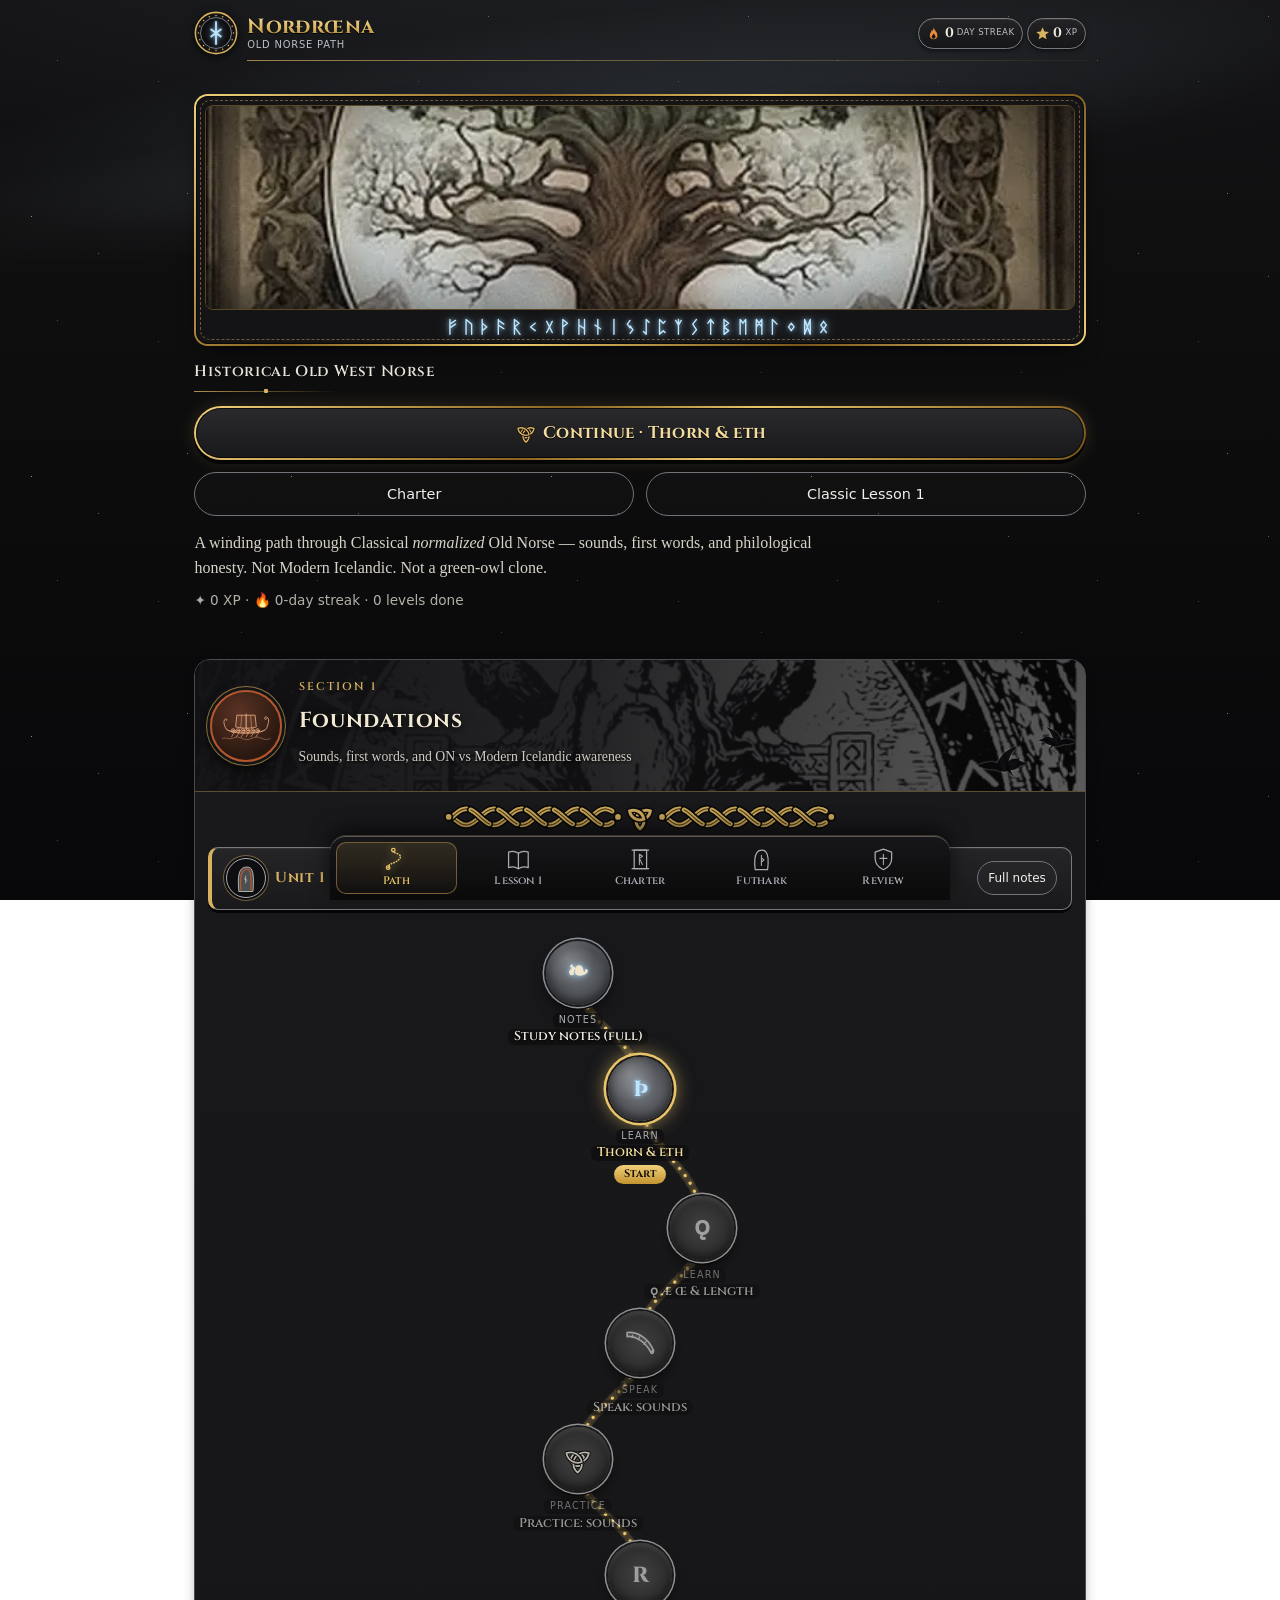
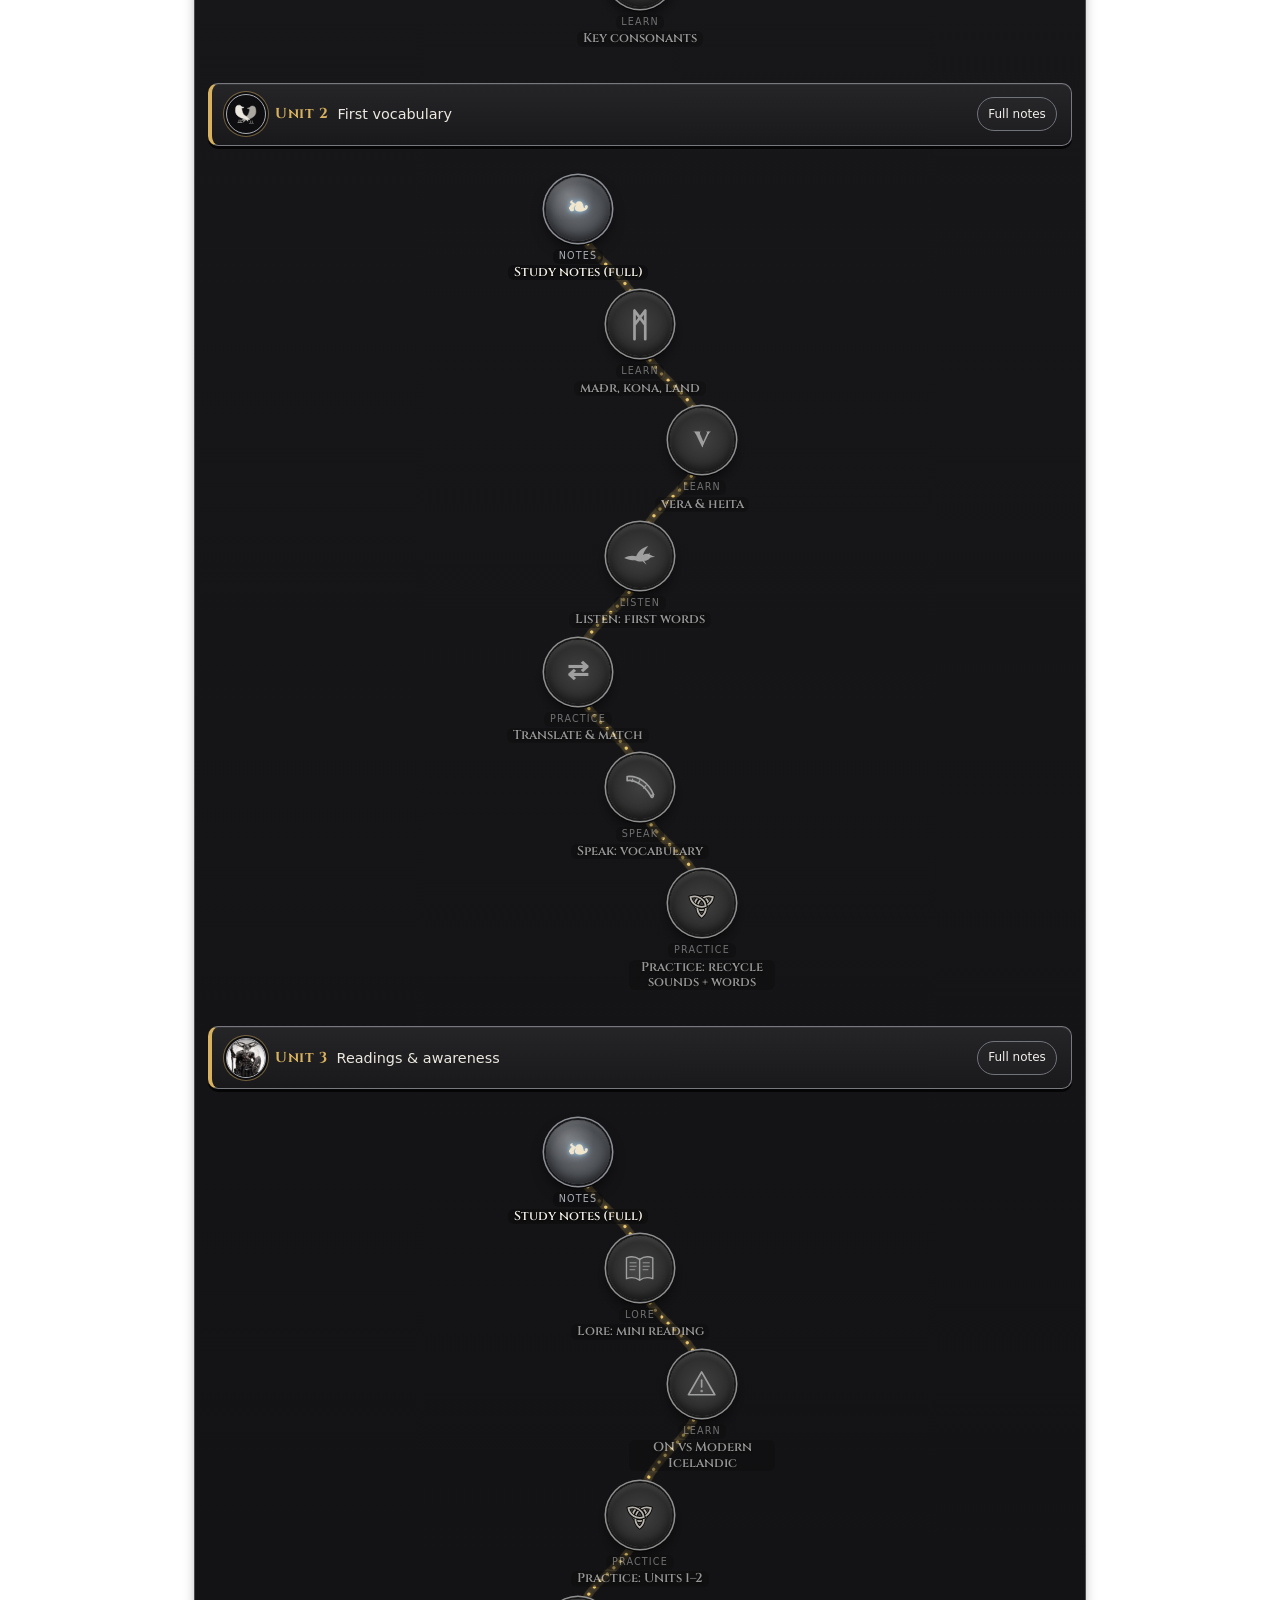
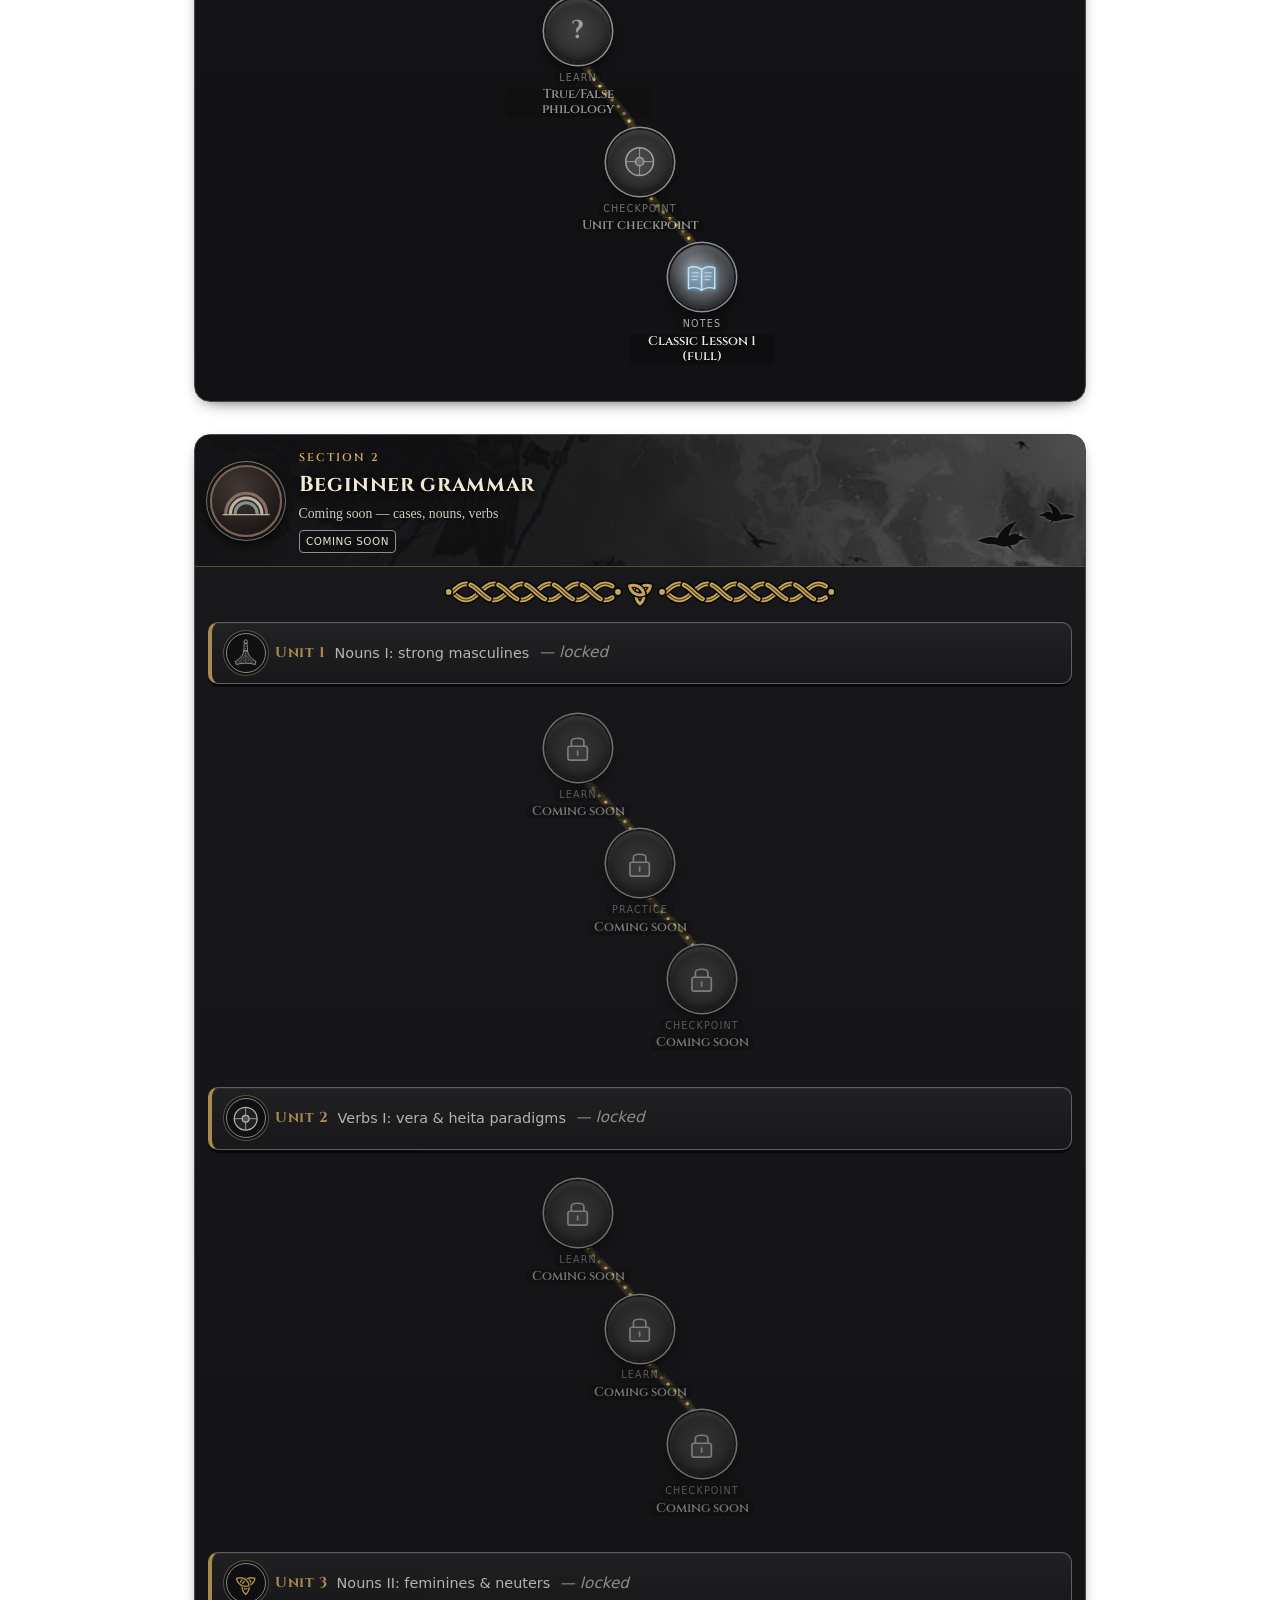
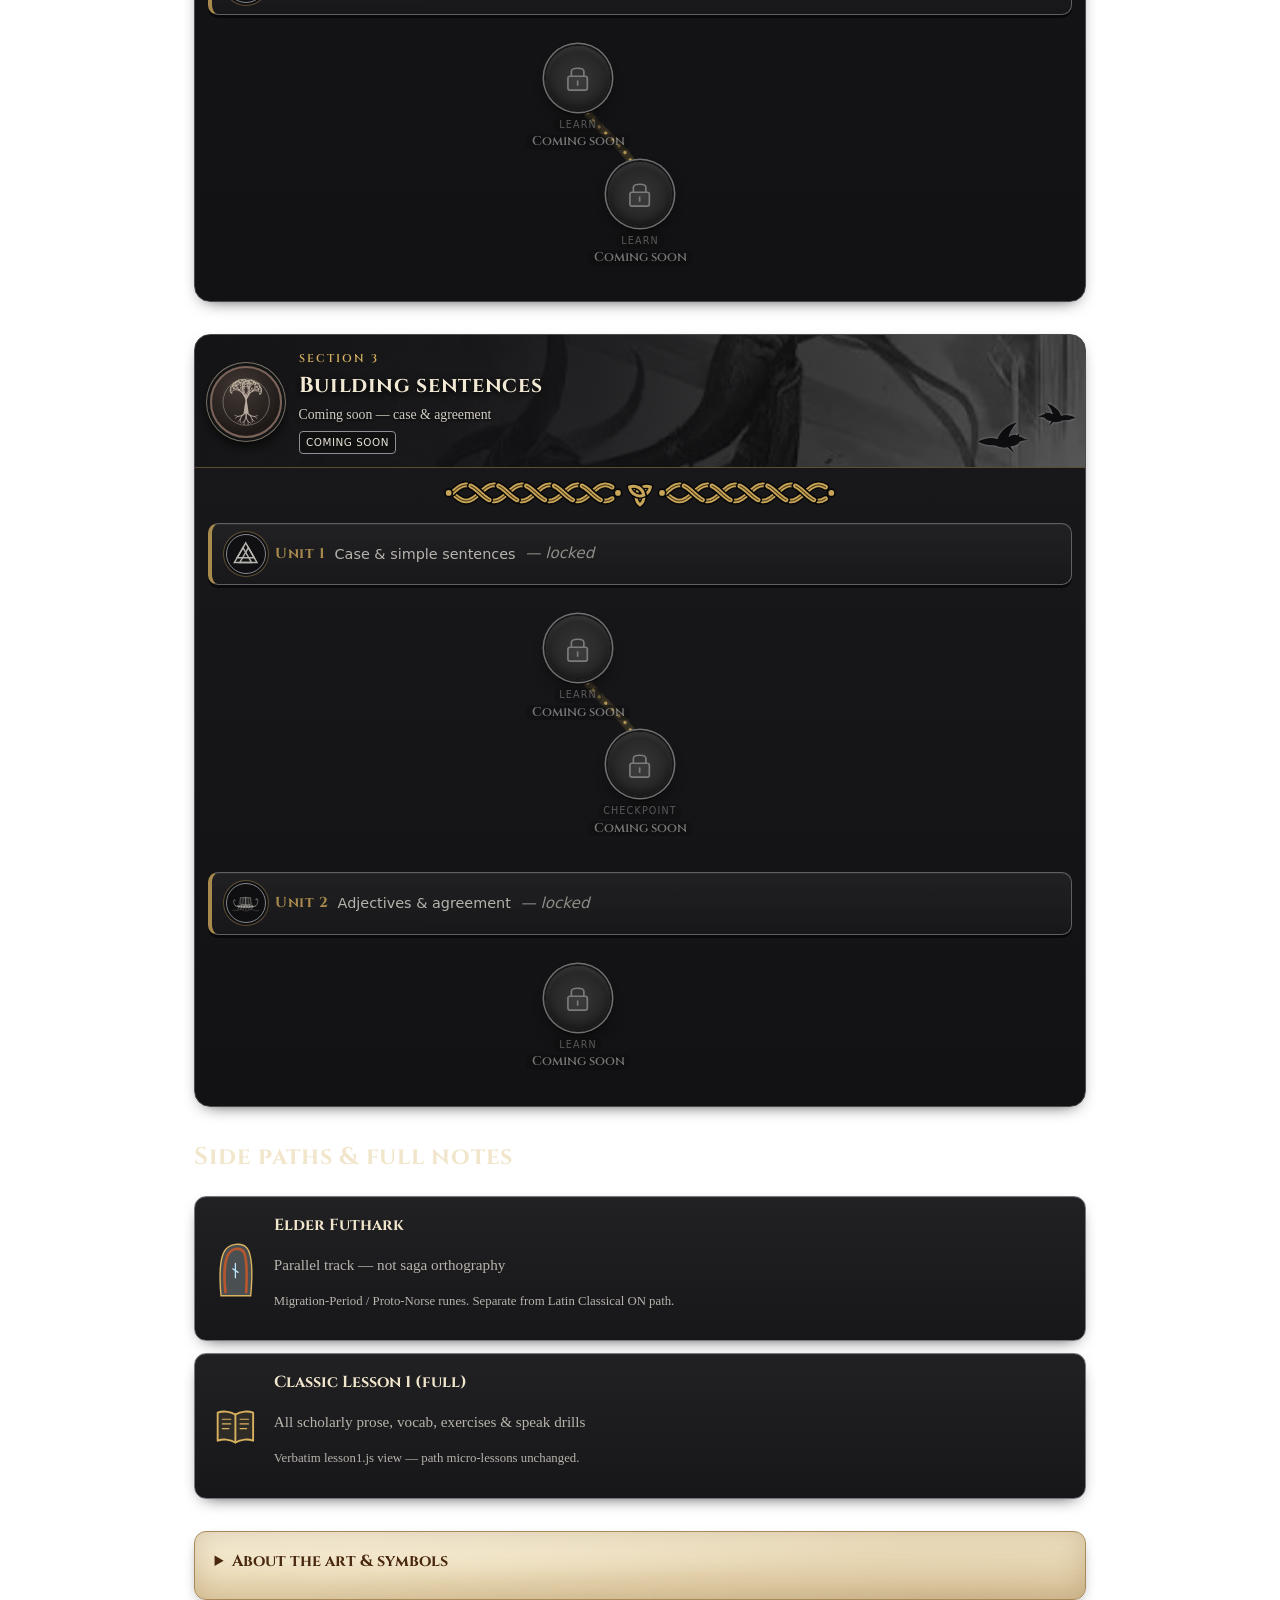
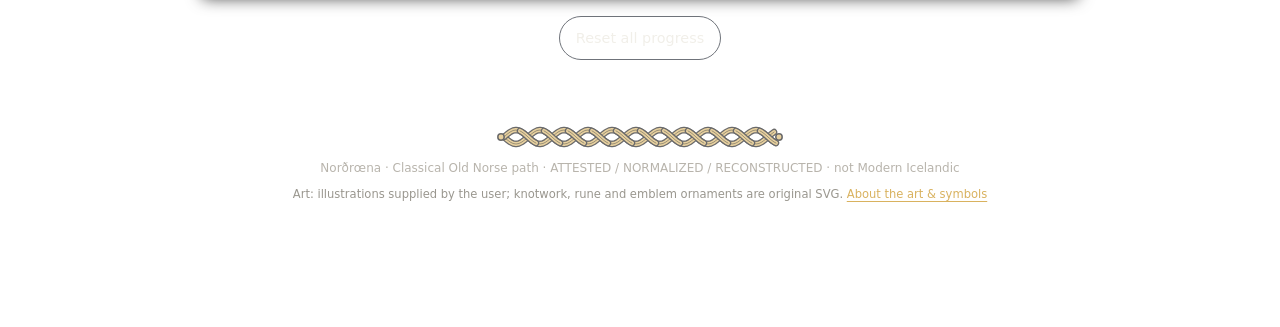
<file: index.html>
<!DOCTYPE html>
<html lang="en">
<head>
  <meta charset="UTF-8" />
  <meta name="viewport" content="width=device-width, initial-scale=1, viewport-fit=cover" />
  <meta name="description" content="Norðrœna — progressive path course in historical Old West Norse / Classical normalized Old Norse. Not Modern Icelandic." />
  <meta name="theme-color" content="#0c0e0d" />
  <meta name="apple-mobile-web-app-capable" content="yes" />
  <meta name="mobile-web-app-capable" content="yes" />
  <meta name="apple-mobile-web-app-status-bar-style" content="black-translucent" />
  <meta name="apple-mobile-web-app-title" content="Norðrœna" />
  <title>Norðrœna — Old Norse Path</title>
  <link rel="icon" href="icons/favicon.svg" type="image/svg+xml" />
  <link rel="icon" href="icons/favicon-32.png" sizes="32x32" type="image/png" />
  <link rel="apple-touch-icon" href="icons/apple-touch-icon.png" sizes="180x180" />
  <link rel="manifest" href="manifest.webmanifest" />
  <link rel="preload" href="fonts/cinzel-subset.woff2" as="font" type="font/woff2" crossorigin />
  <link rel="stylesheet" href="css/styles.css" />
</head>
<body>
  <div class="nr-sky" aria-hidden="true"><div class="nr-stars"></div><div class="nr-aurora a1"></div><div class="nr-aurora a2"></div></div>
  <div id="app">
    <p style="font-family: system-ui; color: #a89f8e; padding: 2rem;">Loading Norðrœna…</p>
  </div>
  <noscript><p style="padding:2rem;color:#c44">JavaScript is required.</p></noscript>
  <script>
    window.addEventListener('error', function(e) {
      var el = document.getElementById('app');
      if (el && /Loading Nor/.test(el.textContent||'')) {
        el.innerHTML = '<p style="padding:2rem;font-family:system-ui;color:#c9a227">Load error: ' + (e.message||'unknown') +
          '. On iPhone, use the Safari preview link or open <code>nordroena-standalone.html</code> instead of the multi-file folder.</p>';
      }
    }, true);
  </script>

  <!-- Course data modules -->
  <script src="data/course.js"></script>
  <script src="data/path.js"></script>
  <script src="data/lesson1.js"></script>
  <script src="data/lesson2.js"></script>
  <script src="data/lesson3.js"></script>
  <script src="data/futhark.js"></script>
  <script src="data/pronunciation.js"></script>

  <!-- App modules -->
  <script src="js/art.js"></script>
  <script src="js/progress.js"></script>
  <script src="js/exercises.js"></script>
  <script src="js/voice.js"></script>
  <script src="js/tts.js"></script>
  <script src="js/review.js"></script>
  <script src="js/session.js"></script>
  <script src="js/app.js"></script>
</body>
</html>
</file>
<file: css/styles.css>
/* Norðrœna — Norse-mythology theme: charcoal stone, silver & gold, icy-blue runes (see "Norse theme layer" at the end) */
:root {
  /* Wood, iron & gold — palette matched to the user-supplied art
     (charcoal/grey/black + white, silver & gold controls, icy-blue glowing runes, sepia parchment cards) */
  --bg: #0d0d0e;
  --bg-elev: #17171a;
  --panel: #1b1b1e;
  --ink: #eeeae2;
  --ink-dim: #b8b4ac;
  --parchment: #f1e6cc;
  --accent: #d9b25f;
  --accent-2: #e8c46a;
  --silver: #b9bdc4;
  --silver-dim: #6f737a;
  --rune: #bfe6ff;
  --rune-glow: rgba(159, 216, 255, 0.75);
  --teal: #9fd8ff;
  --rust: #c0643a;
  --iron: #4a4d52;
  --warn: #d9925e;
  --ok: #8cc49a;
  --bad: #e07c74;
  --line: #313134;
  --radius: 12px;
  --font: "Iowan Old Style", "Palatino Linotype", Palatino, "Book Antiqua", Georgia, serif;
  --display: "Cinzel", "Iowan Old Style", "Palatino Linotype", Palatino, Georgia, serif;
  --sans: "Segoe UI", system-ui, -apple-system, sans-serif;
  --mono: "Cambria Math", "Times New Roman", ui-monospace, monospace;
}

@font-face {
  font-family: "Cinzel";
  src: url("../fonts/cinzel-subset.woff2") format("woff2");
  font-weight: 400 900;
  font-style: normal;
  font-display: swap;
}

*, *::before, *::after { box-sizing: border-box; }
html { scroll-behavior: smooth; }
body {
  margin: 0;
  min-height: 100vh;
  font-family: var(--font);
  background:
    radial-gradient(ellipse at top, #1a221c 0%, var(--bg) 55%),
    var(--bg);
  color: var(--ink);
  line-height: 1.55;
  -webkit-font-smoothing: antialiased;
}
a { color: var(--accent); text-decoration-thickness: 1px; text-underline-offset: 3px; }
a:hover { color: var(--parchment); }

#app { max-width: 920px; margin: 0 auto; padding: 0 1rem 3rem; }

.site-header {
  display: flex; flex-wrap: wrap; align-items: center; justify-content: space-between;
  gap: 0.75rem; padding: 1rem 0 1.25rem; border-bottom: 1px solid var(--line);
  position: sticky; top: 0; z-index: 20;
  background: rgba(15, 18, 16, 0.92); backdrop-filter: blur(8px);
}
.brand { display: flex; align-items: center; gap: 0.65rem; color: inherit; text-decoration: none; }
.brand-mark {
  width: 2.4rem; height: 2.4rem; border-radius: 50%;
  display: grid; place-items: center;
  background: linear-gradient(145deg, #2a332c, #121612);
  border: 1px solid var(--accent-2); color: var(--accent-2);
  font-size: 1.25rem;
}
.brand-text { display: flex; flex-direction: column; line-height: 1.15; }
.brand-text strong { font-size: 1.15rem; letter-spacing: 0.02em; }
.brand-text small { color: var(--ink-dim); font-family: var(--sans); font-size: 0.72rem; }
.nav { display: flex; flex-wrap: wrap; gap: 0.65rem 1rem; font-family: var(--sans); font-size: 0.88rem; }
.nav a { color: var(--ink-dim); text-decoration: none; }
.nav a:hover { color: var(--parchment); }

.main { padding-top: 1.5rem; }
.hero { padding: 1.5rem 0 2rem; }
.eyebrow { font-family: var(--sans); text-transform: uppercase; letter-spacing: 0.14em; font-size: 0.72rem; color: var(--accent-2); margin: 0 0 0.5rem; }
.hero h1, .lesson-head h1, .prose h1 { font-size: clamp(1.8rem, 5vw, 2.6rem); font-weight: 600; margin: 0 0 0.75rem; color: var(--parchment); }
.lede { font-size: 1.1rem; color: var(--ink-dim); max-width: 40rem; }
.hero-actions { display: flex; flex-wrap: wrap; gap: 0.75rem; margin-top: 1.25rem; }

.btn {
  display: inline-flex; align-items: center; justify-content: center; gap: 0.35rem;
  font-family: var(--sans); font-size: 0.9rem;
  padding: 0.55rem 1rem; border-radius: 999px;
  border: 1px solid var(--line); background: var(--bg-elev); color: var(--ink);
  cursor: pointer; text-decoration: none;
}
.btn:hover { border-color: var(--accent); }
.btn:disabled { opacity: 0.45; cursor: not-allowed; }
.btn.primary { background: linear-gradient(180deg, #3a4a35, #2a3528); border-color: var(--accent); color: #f0ebe0; }
.btn.ghost { background: transparent; }
.btn.small { padding: 0.35rem 0.75rem; font-size: 0.8rem; }
.btn.recording, .btn.record-btn.recording { background: #5a2a2a; border-color: var(--bad); animation: pulse 1.2s infinite; }
@keyframes pulse { 50% { opacity: 0.75; } }

.panel, .lesson-section, .vocab-card, .review-card, .chrono-card {
  background: var(--panel); border: 1px solid var(--line); border-radius: var(--radius);
  padding: 1.1rem 1.2rem; margin: 1rem 0;
}
.prose h2, .lesson-section h2, .panel h1, .panel h2 { color: var(--parchment); }
.muted { color: var(--ink-dim); font-size: 0.95rem; }
.scholar-list { padding-left: 1.2rem; }
.scholar-list li { margin: 0.4rem 0; }

.callout {
  border-radius: var(--radius); padding: 0.85rem 1rem; margin: 1rem 0;
  border: 1px solid var(--line); background: var(--bg-elev);
}
.callout.warn { border-color: rgba(196, 122, 74, 0.55); background: #241a14; }
.callout.info { border-color: rgba(139, 154, 109, 0.45); background: #161b16; }
.callout.tight { padding: 0.6rem 0.75rem; font-size: 0.92rem; }
.callout strong { display: block; margin-bottom: 0.35rem; color: var(--warn); }
.callout.info strong { color: var(--accent); }

.label {
  display: inline-block; font-family: var(--sans); font-size: 0.65rem; letter-spacing: 0.06em;
  text-transform: uppercase; padding: 0.15rem 0.45rem; border-radius: 4px;
  border: 1px solid var(--line); vertical-align: middle;
}
.label.attested { color: #b7d4be; border-color: #3d5a45; }
.label.normalized { color: #c9c0a0; border-color: #5a5340; }
.label.reconstructed { color: #c4a0b8; border-color: #5a4050; }
.label.uncertain { color: #c4b0a0; border-color: #5a4a40; }

.letter-grid, .vocab-grid, .rune-grid, .chrono-grid {
  display: grid; gap: 0.75rem;
  grid-template-columns: repeat(auto-fill, minmax(140px, 1fr));
  margin: 1rem 0;
}
.vocab-grid { grid-template-columns: 1fr; }
@media (min-width: 640px) {
  .vocab-grid { grid-template-columns: 1fr 1fr; }
  .rune-grid { grid-template-columns: repeat(auto-fill, minmax(160px, 1fr)); }
}
.letter-card, .rune-card {
  background: var(--bg-elev); border: 1px solid var(--line); border-radius: 10px;
  padding: 0.75rem; display: flex; flex-direction: column; gap: 0.2rem;
}
.letter-card .glyph, .rune-glyph {
  font-size: 2rem; color: var(--accent-2); font-family: var(--mono); line-height: 1.2;
}
.letter-card .name, .rune-name { font-family: var(--sans); font-size: 0.8rem; color: var(--parchment); }
.letter-card .ipa, .rune-value { font-size: 0.85rem; color: var(--accent); }
.letter-card .note, .rune-note { font-size: 0.78rem; }

.lemma { font-size: 1.45rem; color: var(--accent-2); margin-right: 0.5rem; }
.vocab-card header { display: flex; flex-wrap: wrap; align-items: center; gap: 0.35rem; margin-bottom: 0.35rem; }
.grammar { font-size: 0.92rem; }

.tts-box {
  margin-top: 0.75rem; padding: 0.75rem; border-radius: 10px;
  background: #141914; border: 1px dashed var(--line);
}
.tts-disclaimer { font-family: var(--sans); font-size: 0.78rem; color: var(--warn); margin: 0 0 0.6rem; }
.tts-actions { display: flex; flex-wrap: wrap; gap: 0.4rem; margin-bottom: 0.5rem; }
.rate-label {
  display: flex; align-items: center; gap: 0.5rem; font-family: var(--sans); font-size: 0.8rem; color: var(--ink-dim);
}
.tts-rate { flex: 1; max-width: 220px; }
.tts-clear-note { font-family: var(--sans); font-size: 0.78rem; margin: 0 0 0.4rem; }
.tts-cue { font-family: var(--sans); font-size: 0.8rem; margin: 0 0 0.5rem; }
.tts-cue code { color: var(--accent-2); font-size: 0.85rem; }
.tts-voice { font-family: var(--sans); font-size: 0.75rem; margin: 0.35rem 0 0; }
.recon-notes { font-size: 0.85rem; color: var(--ink-dim); margin: 0.5rem 0 0; }

.roadmap { list-style: none; padding: 0; margin: 0; }
.roadmap li {
  display: grid; grid-template-columns: auto 1fr auto; gap: 0.75rem; align-items: center;
  padding: 0.65rem 0; border-bottom: 1px solid var(--line); font-family: var(--sans); font-size: 0.92rem;
}
.rm-num {
  font-weight: 600; color: var(--accent-2); min-width: 2rem;
}
.rm-status { color: var(--ink-dim); font-size: 0.75rem; text-transform: uppercase; }

.lesson-list { list-style: none; padding: 0; }
.lesson-list li {
  display: flex; flex-wrap: wrap; justify-content: space-between; align-items: center; gap: 0.75rem;
  padding: 0.9rem 0; border-bottom: 1px solid var(--line);
}
.lesson-list li.locked { opacity: 0.7; }
.chip {
  font-family: var(--sans); font-size: 0.65rem; text-transform: uppercase; letter-spacing: 0.05em;
  padding: 0.15rem 0.4rem; border-radius: 4px; border: 1px solid var(--line); margin-left: 0.35rem; color: var(--ink-dim);
}
.chip.ok { color: var(--ok); border-color: #3d5a45; }
.chip.lock { color: var(--warn); }

.exercises-section h2, .exercises-section h3 { color: var(--parchment); }
.ex-block {
  border: 1px solid var(--line); border-radius: var(--radius);
  padding: 1rem; margin: 1rem 0; background: var(--bg-elev);
}
.ex-block legend { padding: 0 0.35rem; color: var(--parchment); font-weight: 600; }
.choices { display: flex; flex-direction: column; gap: 0.4rem; margin: 0.75rem 0; }
.choice {
  display: flex; gap: 0.5rem; align-items: flex-start; padding: 0.45rem 0.55rem;
  border-radius: 8px; border: 1px solid transparent; font-family: var(--sans); font-size: 0.92rem;
}
.choice:hover { border-color: var(--line); background: var(--panel); }
.text-answer {
  width: 100%; max-width: 28rem; padding: 0.55rem 0.7rem; border-radius: 8px;
  border: 1px solid var(--line); background: var(--bg); color: var(--ink); font-size: 1rem;
  font-family: var(--mono);
}
.ex-actions { display: flex; flex-wrap: wrap; gap: 0.5rem; margin-top: 0.5rem; }
.ex-feedback { margin-top: 0.75rem; padding: 0.65rem 0.75rem; border-radius: 8px; font-family: var(--sans); font-size: 0.9rem; }
.ex-feedback.ok { background: #1a2a20; border: 1px solid #3d5a45; }
.ex-feedback.bad { background: #2a1a1a; border: 1px solid #5a3d3d; }
.ex-feedback .hint { color: var(--ink-dim); }
.progress-line { font-family: var(--sans); font-size: 0.85rem; color: var(--ink-dim); }

.speak-target { margin: 0.35rem 0; }
.mic-panel { margin: 0.75rem 0; padding: 0.75rem; border-radius: 10px; background: #121612; border: 1px solid var(--line); }
.mic-explain { font-family: var(--sans); font-size: 0.82rem; color: var(--ink-dim); }
.mic-actions { display: flex; flex-wrap: wrap; gap: 0.4rem; margin: 0.5rem 0; }
.self-rate-box { margin-top: 0.75rem; }
.self-rate-box h4 { margin: 0 0 0.5rem; color: var(--parchment); font-size: 0.95rem; }
.check-item { display: flex; gap: 0.45rem; align-items: flex-start; font-family: var(--sans); font-size: 0.88rem; margin: 0.3rem 0; }
.rubric { font-size: 0.85rem; color: var(--ink-dim); }
.playback { width: 100%; margin-top: 0.5rem; }
.asr-out { font-family: var(--sans); font-size: 0.82rem; margin-top: 0.5rem; }

.table-wrap { overflow-x: auto; }
.side-table { width: 100%; border-collapse: collapse; font-size: 0.88rem; font-family: var(--sans); }
.side-table th, .side-table td { border: 1px solid var(--line); padding: 0.55rem; vertical-align: top; }
.side-table th { background: var(--bg-elev); color: var(--parchment); text-align: left; }

.chrono-grid { grid-template-columns: 1fr; }
@media (min-width: 700px) { .chrono-grid { grid-template-columns: 1fr 1fr; } }

.label-legend { list-style: none; padding: 0; }
.label-legend li { margin: 0.5rem 0; }

.site-footer {
  margin-top: 2.5rem; padding-top: 1rem; border-top: 1px solid var(--line);
  font-family: var(--sans); font-size: 0.75rem; color: var(--ink-dim); text-align: center;
}
.lesson-foot { display: flex; flex-wrap: wrap; gap: 0.75rem; margin-top: 2rem; }

code { font-family: var(--mono); color: var(--accent-2); }
details summary { cursor: pointer; color: var(--accent); font-family: var(--sans); }

@media (max-width: 480px) {
  .nav { width: 100%; justify-content: space-between; }
  .btn { width: auto; }
}

/* ——— Path map (scholarly parchment / ink — not Duolingo green) ——— */
.path-header .stat-pills {
  display: flex; gap: 0.5rem; font-family: var(--sans); font-size: 0.8rem;
}
.pill {
  padding: 0.25rem 0.65rem; border-radius: 999px;
  border: 1px solid var(--line); background: var(--bg-elev); color: var(--parchment);
}
.pill.streak { border-color: rgba(201, 162, 39, 0.4); }
.pill.xp { border-color: rgba(139, 154, 109, 0.45); }

.path-hero { padding: 1.25rem 0 1.5rem; }
.continue-cta { font-weight: 600; }
.center { text-align: center; }

.path-section {
  margin: 2rem 0; padding: 1.25rem 1rem 1.5rem;
  border: 1px solid var(--line); border-radius: var(--radius);
  background: linear-gradient(180deg, #1a211c 0%, var(--panel) 40%);
}
.path-section.coming-soon { opacity: 0.72; }
.path-section-head h2 { margin: 0.2rem 0; color: var(--parchment); }

.unit-banner {
  display: flex; flex-wrap: wrap; gap: 0.5rem 0.75rem; align-items: baseline;
  font-family: var(--sans); font-size: 0.9rem;
  padding: 0.65rem 0.85rem; margin: 1rem 0 0.75rem;
  border-radius: 10px;
  background: #141914; border: 1px solid rgba(201, 162, 39, 0.35);
  color: var(--ink);
}
.unit-banner strong { color: var(--accent-2); }

.path-track {
  display: flex; flex-direction: column; align-items: center;
  gap: 0; padding: 0.5rem 0 1rem; position: relative;
}

.path-node-wrap {
  display: flex; flex-direction: column; align-items: center;
  width: 100%; max-width: 320px; position: relative;
}
.path-node-wrap.left { align-items: flex-start; padding-left: 8%; }
.path-node-wrap.right { align-items: flex-end; padding-right: 8%; }

.path-connector {
  width: 3px; height: 1.1rem;
  background: linear-gradient(180deg, var(--accent-2), var(--accent));
  opacity: 0.55; border-radius: 2px;
  margin: 0 auto;
}
.path-node-wrap.left .path-connector,
.path-node-wrap.right .path-connector { margin-left: 2.1rem; margin-right: 2.1rem; }

.path-node {
  display: grid; grid-template-columns: auto 1fr; grid-template-rows: auto auto;
  gap: 0.1rem 0.65rem; align-items: center;
  min-width: 11rem; max-width: 16rem;
  padding: 0.65rem 0.85rem 0.65rem 0.65rem;
  border-radius: 999px 16px 16px 999px;
  text-decoration: none; color: inherit;
  background: var(--bg-elev);
  border: 2px solid var(--line);
  box-shadow: 0 4px 0 #0a0c0a;
  transition: transform 0.12s ease, border-color 0.12s;
  font-family: var(--sans);
  position: relative;
}
.path-node:hover:not(.locked) {
  transform: translateY(-2px);
  border-color: var(--accent-2);
}
.path-node .node-icon {
  grid-row: 1 / span 2;
  width: 2.6rem; height: 2.6rem; border-radius: 50%;
  display: grid; place-items: center;
  font-size: 1.15rem; font-family: var(--mono);
  background: #121612; border: 1px solid var(--accent);
  color: var(--accent-2);
}
.path-node .node-type {
  font-size: 0.65rem; text-transform: uppercase; letter-spacing: 0.08em; color: var(--ink-dim);
}
.path-node .node-title { font-size: 0.88rem; color: var(--parchment); font-weight: 600; }
.path-node .node-check {
  position: absolute; top: -0.35rem; right: -0.2rem;
  background: var(--ok); color: #0f1210; font-size: 0.7rem;
  width: 1.2rem; height: 1.2rem; border-radius: 50%;
  display: grid; place-items: center; font-weight: 700;
}
.path-node .node-cta {
  grid-column: 2; font-size: 0.7rem; color: var(--accent-2);
}
.path-node.current {
  border-color: var(--accent-2);
  box-shadow: 0 4px 0 #3a3010, 0 0 0 3px rgba(201, 162, 39, 0.2);
}
.path-node.done {
  border-color: #3d5a45;
  background: #1a2420;
}
.path-node.done .node-icon { border-color: var(--ok); color: var(--ok); }
.path-node.locked {
  opacity: 0.45; cursor: not-allowed;
  box-shadow: none;
}
.path-node.type-checkpoint .node-icon { border-color: var(--accent-2); }
.path-node.type-lore .node-icon { border-color: var(--parchment); }
.path-node.type-speak .node-icon { border-color: #7a8ab0; color: #a8b4d0; }
.path-node.type-listen .node-icon { border-color: #8a7a9a; color: #c4b0d4; }
.path-node.type-practice .node-icon { border-color: var(--accent); }

.side-paths { margin: 2rem 0; }
.side-path-card {
  display: flex; gap: 1rem; align-items: flex-start;
  padding: 1rem 1.1rem; border-radius: var(--radius);
  border: 1px dashed var(--accent-2); background: #161410;
  text-decoration: none; color: inherit;
}
.side-path-card:hover { border-style: solid; }
.side-glyph {
  font-size: 2rem; color: var(--accent-2); line-height: 1;
}
.side-path-card .small { font-size: 0.8rem; }

/* ——— Session UI ——— */
.session-main { max-width: 560px; margin: 0 auto; }
.session-view { display: flex; flex-direction: column; min-height: 70vh; }
.sess-top {
  display: flex; align-items: center; gap: 0.75rem;
  padding: 0.5rem 0 1rem; position: sticky; top: 0;
  background: rgba(15, 18, 16, 0.95); z-index: 5;
}
.sess-bar {
  flex: 1; height: 10px; border-radius: 999px;
  background: var(--line); overflow: hidden;
}
.sess-bar-fill {
  height: 100%; border-radius: 999px;
  background: linear-gradient(90deg, var(--accent-2), var(--accent));
  transition: width 0.25s ease;
}
.sess-hearts {
  font-size: 0.95rem; letter-spacing: 0.05em; color: var(--bad);
  min-width: 5.5rem; text-align: right; font-family: var(--sans);
}
.sess-body { flex: 1; padding: 0.5rem 0 1rem; }
.sess-prompt {
  font-size: 1.15rem; color: var(--parchment); margin: 0 0 1rem; line-height: 1.4;
}
.intro-card h1 { font-size: 1.6rem; color: var(--parchment); }
.intro-html { margin: 1rem 0 1.5rem; }

.choices.big { display: flex; flex-direction: column; gap: 0.55rem; }
.choice-btn, .tile-btn {
  font-family: var(--sans); font-size: 1rem;
  padding: 0.85rem 1rem; border-radius: 12px;
  border: 2px solid var(--line); background: var(--bg-elev); color: var(--ink);
  cursor: pointer; text-align: left;
}
.choice-btn:hover, .tile-btn:hover { border-color: var(--accent); }
.choice-btn.selected, .tile-btn.selected {
  border-color: var(--accent-2);
  background: #242018;
  box-shadow: 0 0 0 1px var(--accent-2);
}

.tile-bank { display: flex; flex-wrap: wrap; gap: 0.5rem; margin-top: 0.75rem; }
.tile-answer {
  min-height: 2.5rem; padding: 0.65rem 0.85rem;
  border: 1px dashed var(--line); border-radius: 10px;
  font-family: var(--mono); font-size: 1.15rem; color: var(--accent-2);
}

.match-grid { display: flex; flex-direction: column; gap: 0.65rem; }
.match-row {
  display: grid; grid-template-columns: 1fr 1fr; gap: 0.5rem; align-items: center;
}
.match-left {
  font-family: var(--mono); color: var(--accent-2); font-size: 1.05rem;
}
.match-select {
  padding: 0.5rem; border-radius: 8px; border: 1px solid var(--line);
  background: var(--bg); color: var(--ink); font-family: var(--sans);
}

.sess-feedback {
  margin: 0.5rem 0; padding: 0.75rem 0.9rem; border-radius: 10px;
  font-family: var(--sans); font-size: 0.92rem;
}
.sess-feedback.ok { background: #1a2a20; border: 1px solid #3d5a45; }
.sess-feedback.bad { background: #2a1a1a; border: 1px solid #5a3d3d; }

.sess-footer {
  position: sticky; bottom: 0; padding: 0.75rem 0 1rem;
  background: linear-gradient(transparent, var(--bg) 30%);
}
.sess-footer .btn { width: 100%; padding: 0.85rem; font-size: 1rem; }

.tts-box.compact { margin-bottom: 1rem; }
.on-quote {
  font-size: 1.4rem; color: var(--accent-2); font-family: var(--mono);
  border-left: 3px solid var(--accent-2); padding-left: 1rem; margin: 1rem 0;
}
.lore-text, .lore-body { font-size: 1.05rem; }

.celebrate {
  text-align: center; padding: 2.5rem 1rem;
  border: 1px solid var(--line); border-radius: var(--radius);
  background: radial-gradient(ellipse at center, #2a3320 0%, var(--panel) 70%);
}
.celebrate.failed {
  background: radial-gradient(ellipse at center, #332020 0%, var(--panel) 70%);
}
.celebrate h1 { color: var(--accent-2); }
.celebrate .hero-actions { justify-content: center; }

@media (max-width: 480px) {
  .path-node-wrap.left { padding-left: 4%; }
  .path-node-wrap.right { padding-right: 4%; }
  .stat-pills { order: 3; width: 100%; }
}

/* ——— Study notes / Classic Lesson 1 ——— */
.unit-banner .unit-notes-btn {
  margin-left: auto;
  padding: 0.25rem 0.65rem;
  font-size: 0.75rem;
}
.path-node.type-notes .node-icon {
  border-color: var(--parchment);
  color: var(--parchment);
}
.study-notes-view .lesson-section,
.classic-lesson-view .lesson-section {
  margin-top: 1.25rem;
}
.label-note { font-size: 0.88rem; margin: 0.25rem 0; }
.classic-lesson-view .speak-block { margin: 1rem 0; }
.section-html a { color: var(--accent); }


/* ════════════════════════════════════════════════════════════════
   Norse theme layer — visual only
   charcoal · grey · black + white accents · silver & gold controls
   icy-blue glowing runes · sepia parchment for long reading
   ════════════════════════════════════════════════════════════════ */
body {
  background:
    radial-gradient(ellipse 120% 55% at 50% -10%, rgba(200, 220, 240, 0.07) 0%, transparent 60%),
    linear-gradient(180deg, #131315 0%, var(--bg) 45%, #08080a 100%);
  background-attachment: fixed;
  -webkit-tap-highlight-color: rgba(217, 178, 95, 0.18);
  padding-bottom: calc(76px + env(safe-area-inset-bottom));
}
body.in-session { padding-bottom: 0; }
#app { position: relative; z-index: 1; padding-left: max(0.9rem, env(safe-area-inset-left)); padding-right: max(0.9rem, env(safe-area-inset-right)); }

h1, h2, h3, .brand-text strong, .unit-banner strong, .celebrate h1, .eyebrow { font-family: var(--display); letter-spacing: 0.03em; }
h1, h2 { font-weight: 700; }
h3 { font-weight: 600; }
.eyebrow { font-weight: 600; font-size: 0.7rem; letter-spacing: 0.18em; color: var(--accent); }
.hero h1, .lesson-head h1, .prose h1 { color: var(--parchment); text-shadow: 0 2px 0 #000, 0 0 18px rgba(217, 178, 95, 0.16); }
a { color: var(--accent); }
a:hover { color: #f3d58d; }
:focus-visible { outline: 2px solid var(--accent); outline-offset: 2px; border-radius: 6px; }
.sr-only { position: absolute !important; width: 1px; height: 1px; overflow: hidden; clip: rect(0 0 0 0); clip-path: inset(50%); white-space: nowrap; }

/* ── SVG basics ── */
.nr-svg { display: block; overflow: visible; }
.rb-o { fill: none; stroke: #070708; stroke-width: 6.5; stroke-linecap: round; stroke-linejoin: round; }
.rb-g { fill: none; stroke: var(--accent); stroke-width: 4; stroke-linecap: round; stroke-linejoin: round; }
.rb-c { fill: none; stroke: #4a3a14; stroke-width: 0.9; stroke-linecap: round; }
.rb-dot { fill: var(--accent); stroke: #070708; stroke-width: 1.5; }
.tq-o { fill: none; stroke: #070708; stroke-width: 5; }
.tq-g { fill: none; stroke: var(--accent); stroke-width: 2.6; }
.nr-knot { width: 100%; max-width: 420px; height: auto; margin: 0.6rem auto; opacity: 0.92; }

/* ── Glowing icy-blue runes (all decorative runes) ── */
.nr-runestrip, .nr-rune, .med-ring, .rune-shower .rs, .rune-glow-svg {
  color: var(--rune);
  filter: drop-shadow(0 0 2px var(--rune-glow)) drop-shadow(0 0 6px rgba(159, 216, 255, 0.45));
}
.nr-runestrip { width: 100%; max-width: 400px; height: auto; margin: 0 auto; animation: nrRunePulse 4.5s ease-in-out infinite; }
@keyframes nrRunePulse { 50% { opacity: 0.72; } }

/* ── Backdrop: starfield + pale aurora ── */
.nr-sky { position: fixed; inset: 0; z-index: 0; pointer-events: none; overflow: hidden; }
.nr-stars {
  position: absolute; inset: -10% 0 0 0;
  background-image:
    radial-gradient(1px 1px at 12% 18%, rgba(255,255,255,0.8) 50%, transparent 51%),
    radial-gradient(1px 1px at 72% 9%, rgba(255,255,255,0.7) 50%, transparent 51%),
    radial-gradient(1.4px 1.4px at 38% 32%, rgba(255,255,255,0.55) 50%, transparent 51%),
    radial-gradient(1px 1px at 88% 41%, rgba(255,255,255,0.5) 50%, transparent 51%),
    radial-gradient(1.2px 1.2px at 22% 58%, rgba(255,255,255,0.4) 50%, transparent 51%),
    radial-gradient(1px 1px at 61% 66%, rgba(255,255,255,0.35) 50%, transparent 51%),
    radial-gradient(1px 1px at 50% 12%, rgba(191,230,255,0.75) 50%, transparent 51%),
    radial-gradient(1.3px 1.3px at 93% 78%, rgba(255,255,255,0.3) 50%, transparent 51%);
  background-size: 260px 260px; opacity: 0.65;
}
.nr-aurora {
  position: absolute; left: -30%; width: 160%; height: 40vh; top: -8vh;
  background: radial-gradient(ellipse 50% 40% at 50% 50%, rgba(170, 210, 240, 0.10), transparent 70%);
  transform: translate3d(0, 0, 0) skewY(-6deg);
  animation: nrAurora 26s ease-in-out infinite alternate; will-change: transform, opacity;
}
.nr-aurora.a2 { top: 2vh; height: 30vh; background: radial-gradient(ellipse 40% 35% at 40% 50%, rgba(220, 225, 235, 0.06), transparent 70%); animation-duration: 34s; animation-delay: -8s; }
@keyframes nrAurora {
  0% { transform: translate3d(-8%, 0, 0) skewY(-6deg); opacity: 0.55; }
  50% { opacity: 1; }
  100% { transform: translate3d(8%, 2vh, 0) skewY(4deg); opacity: 0.7; }
}

/* ── Header: round runic emblem + engraved title + real stat chips ── */
.site-header {
  position: relative; flex-wrap: nowrap; gap: 0.5rem;
  background: none; border-bottom: 0; box-shadow: none; -webkit-backdrop-filter: none; backdrop-filter: none;
  padding: max(0.7rem, env(safe-area-inset-top)) 0 0.5rem;
}
.site-header::after { content: ""; position: absolute; left: 3.3rem; right: 0; bottom: 0.15rem; height: 1px;
  background: linear-gradient(90deg, rgba(217,178,95,0.7), rgba(217,178,95,0.05)); }
.brand { gap: 0.55rem; min-width: 0; }
.brand-mark { width: 2.75rem; height: 2.75rem; border: 0; background: none; border-radius: 50%; flex: 0 0 auto; }
.brand-mark .nr-svg { width: 100%; height: 100%; filter: drop-shadow(0 2px 4px rgba(0,0,0,0.7)); }
.brand-text strong {
  font-size: 1.45rem; font-weight: 700; letter-spacing: 0.02em;
  background: linear-gradient(180deg, #f6dd9a 0%, #d9b25f 55%, #9c7629 100%);
  -webkit-background-clip: text; background-clip: text; color: transparent;
  filter: drop-shadow(0 1px 0 #000);
}
.brand-text small { color: var(--silver); letter-spacing: 0.08em; text-transform: uppercase; font-size: 0.62rem; }
.path-header .stat-pills { margin-left: auto; gap: 0.35rem; flex-wrap: nowrap; order: 2; width: auto; }
.pill {
  display: inline-flex; align-items: center; gap: 0.25rem; white-space: nowrap;
  padding: 0.28rem 0.55rem; font-size: 0.72rem; color: #f2ede2;
  background: linear-gradient(180deg, #232326, #161618); border: 1px solid #77797f;
  box-shadow: inset 0 1px 0 rgba(255,255,255,0.08), 0 2px 4px rgba(0,0,0,0.5);
}
.pill b { font-family: var(--display); font-size: 0.85rem; }
.pill small { font-size: 0.6rem; text-transform: uppercase; letter-spacing: 0.05em; color: var(--silver); }
.pill-icon { width: 0.95rem; height: 0.95rem; }
.pill.streak .pill-icon { color: #e98a3a; }
.pill.xp .pill-icon { color: var(--accent); }
.pill.streak, .pill.xp { border-color: #77797f; }

/* ── Bottom tab bar ── */
.tabbar {
  position: fixed; left: 0; right: 0; bottom: 0; z-index: 40; width: 100% !important;
  display: grid !important; grid-template-columns: repeat(5, 1fr); gap: 0 !important;
  padding: 0.35rem max(0.35rem, env(safe-area-inset-left)) calc(0.35rem + env(safe-area-inset-bottom));
  background: linear-gradient(180deg, rgba(22,22,24,0.97), rgba(10,10,11,0.99));
  border-top: 1px solid #55575c; box-shadow: 0 -1px 0 rgba(217,178,95,0.25), 0 -8px 20px rgba(0,0,0,0.6);
  -webkit-backdrop-filter: blur(8px); backdrop-filter: blur(8px);
}
.tabbar a {
  display: flex; flex-direction: column; align-items: center; justify-content: center; gap: 0.1rem;
  min-height: 52px; border-radius: 10px; color: #a9adb3; font-family: var(--display); font-size: 0.68rem; font-weight: 600;
  letter-spacing: 0.02em; text-decoration: none; border: 1px solid transparent; padding: 0.2rem 0;
}
.tabbar a:hover { color: #e9ebee; border-bottom-color: transparent; }
.tabbar .tab-icon { width: 1.55rem; height: 1.55rem; }
.tabbar a.active { color: var(--accent-2); background: linear-gradient(180deg, rgba(217,178,95,0.14), rgba(217,178,95,0.03)); border-color: rgba(217,178,95,0.45); }
.tabbar a.active .tab-icon { filter: drop-shadow(0 0 4px rgba(232,196,106,0.55)); }
body.in-session .tabbar { display: none !important; }
@media (min-width: 760px) { .tabbar { max-width: 620px; left: 50%; transform: translateX(-50%); border-radius: 16px 16px 0 0; } }

/* ── Buttons: brushed silver; gold for primary / active ── */
.btn {
  min-height: 44px; color: #f1efe9;
  border: 1px solid #8d9096;
  background: linear-gradient(180deg, #3a3b3f 0%, #2a2b2e 48%, #222326 52%, #2c2d31 100%);
  box-shadow: 0 3px 0 #050506, inset 0 1px 0 rgba(255,255,255,0.14), inset 0 -1px 0 rgba(0,0,0,0.4);
  transition: transform .08s ease, box-shadow .08s ease, border-color .15s, filter .15s;
  touch-action: manipulation;
}
.btn:hover { border-color: #c9ccd1; }
.btn:active:not(:disabled) { transform: translateY(2px); box-shadow: 0 1px 0 #050506, inset 0 1px 0 rgba(255,255,255,0.1); }
.btn.primary {
  background: linear-gradient(180deg, #f1d07a 0%, #d8ad4c 45%, #c3932f 55%, #d6a845 100%);
  border-color: #7a5619; color: #1a1209; font-weight: 700;
  box-shadow: 0 3px 0 #5e420f, inset 0 1px 0 rgba(255,255,255,0.45);
  text-shadow: 0 1px 0 rgba(255, 240, 200, 0.45);
}
.btn.primary:hover { filter: brightness(1.06); border-color: #8a6420; }
.btn.primary:active:not(:disabled) { box-shadow: 0 1px 0 #5e420f; }
.btn.ghost { background: rgba(255,255,255,0.02); box-shadow: none; border-color: #6f737a; }
.btn.ghost:hover { border-color: #c9ccd1; }
.btn.ghost:active:not(:disabled) { transform: translateY(1px); }
.btn:disabled, .btn[disabled] { opacity: 0.45; filter: grayscale(0.6); box-shadow: none; }
.btn.small { min-height: 34px; }
.btn.recording, .btn.record-btn.recording { background: linear-gradient(180deg, #8a3a22, #5a2416); color: #fbe9dc; border-color: var(--rust); }

/* ── Panels: dark carved stone ── */
.panel, .callout, .path-section, .speak-block, .mic-panel, .tts-box, .side-path-card, .celebrate { box-shadow: inset 0 1px 0 rgba(255,255,255,0.04), 0 6px 18px -10px #000; }
.panel { background: linear-gradient(180deg, #1f1f22, #18181b); border-color: #36363a; }
.callout { background: #18181b; border-color: #3a3a3e; }
.callout.info { background: #15181c; border-color: rgba(185, 189, 196, 0.45); }
.callout.info strong { color: #dfe3e8; }
.callout.warn { background: #221812; border-color: rgba(192, 100, 58, 0.6); }
.callout.warn strong { color: var(--warn); }
.tts-box { background: #141416; border: 1px solid #36363a; border-left: 3px solid #9fd8ff; }
.mic-panel { background: #111113; border-color: #36363a; }
.mic-panel.carved { border-left: 3px solid var(--silver); }
code { color: var(--accent); }
.on-quote { color: var(--accent); border-left-color: var(--silver); }
.lemma { color: var(--accent); }

/* ── Aged-parchment cards for reading (local palette keeps nested parts legible) ── */
.lesson-section, .vocab-card, .chrono-card, .review-card, .ex-block, .letter-card, .art-notes {
  --ink: #2a2017; --ink-dim: #5b4a36; --parchment: #4a2810; --accent: #6b4a14; --accent-2: #8a3f12;
  --teal: #2f5d7a; --warn: #9a4515; --ok: #2c6a40; --bad: #9a2e2e; --line: #c2ab7e;
  --bg: #f7eedb; --bg-elev: #ecdfc0; --panel: #f1e5c9;
  color: var(--ink);
  background:
    radial-gradient(ellipse at 15% 10%, rgba(255, 250, 235, 0.55), transparent 55%),
    radial-gradient(ellipse at 85% 95%, rgba(150, 110, 60, 0.18), transparent 60%),
    linear-gradient(180deg, #efe2c3 0%, #e6d4ad 100%);
  border: 1px solid #a88a56;
  box-shadow: inset 0 0 28px rgba(110, 70, 25, 0.22), 0 6px 16px -8px rgba(0,0,0,0.75);
}
.lesson-section h2, .vocab-card h2, .art-notes h3, .ex-block legend, .chrono-card h3 { color: #4a2810; }
.lesson-section a, .art-notes a, .ex-block a { color: #7a3a10; }
.lesson-section .lemma, .vocab-card .lemma, .letter-card .glyph { color: #8a3f12; }
.lesson-section code, .vocab-card code, .ex-block code, .art-notes code { color: #7a3a10; }
.lesson-section .muted, .vocab-card .muted, .chrono-card .muted, .review-card .muted, .ex-block .muted, .art-notes .muted { color: #5b4a36; }
.lesson-section .tts-box, .vocab-card .tts-box, .ex-block .tts-box { background: rgba(255,255,255,0.35); border-color: #b99b66; border-left-color: #2f5d7a; }
.lesson-section .callout, .vocab-card .callout, .ex-block .callout { background: rgba(255, 250, 235, 0.55); }
.vocab-card .callout.warn, .lesson-section .callout.warn { border-color: #b8693a; background: #f5e0c8; }
.vocab-card .callout.warn strong, .lesson-section .callout.warn strong { color: #8a3a10; }
.lesson-section .callout.info, .vocab-card .callout.info { border-color: #8a8f96; background: #ebe8e0; }
.lesson-section .callout.info strong, .vocab-card .callout.info strong { color: #2f3a46; }
.lesson-section table th, .lesson-section .side-table th { background: #e0cda3; color: #3a200c; }
/* parchment-card buttons: silver frame on light */
.lesson-section .btn, .vocab-card .btn, .ex-block .btn, .review-card .btn { color: #f1efe9; }
.label.attested { color: #2b6a43; border-color: #6e9e7d; background: rgba(255,255,255,0.3); }
.label.normalized { color: #6a5414; border-color: #b29a5c; background: rgba(255,255,255,0.3); }
.label.reconstructed { color: #7a3a63; border-color: #b58aa6; background: rgba(255,255,255,0.3); }
.label.uncertain { color: #7a4a2a; border-color: #b8906c; background: rgba(255,255,255,0.3); }
.session-view .label, .speak-block .label, .panel > .label { background: transparent; }
.speak-block .label.attested, .sess-ex .label.attested, .charter .label.attested { color: #a8d4b4; border-color: #4f7a5c; background: transparent; }
.speak-block .label.normalized, .sess-ex .label.normalized, .charter .label.normalized { color: #e2d29c; border-color: #7a6a3c; background: transparent; }
.speak-block .label.reconstructed, .sess-ex .label.reconstructed, .charter .label.reconstructed { color: #e0b0d0; border-color: #7a5070; background: transparent; }
.charter .label.uncertain { color: #e0c0a8; border-color: #7a5a40; background: transparent; }
.ex-block { border-radius: 14px; }
.ex-block .choice:hover { background: rgba(255,255,255,0.35); border-color: #c2ab7e; }
.ex-block .text-answer, .lesson-section .text-answer { background: #fbf6ea; color: #2a2017; border-color: #b99b66; }
.ex-feedback.ok { background: #1d2a22; border-color: #4f7a5c; color: #e3f1e6; }
.ex-feedback.bad { background: #2e1c1a; border-color: #8a4a40; color: #f5dfda; }
.ex-block .ex-feedback.ok { background: #dcebd9; border-color: #6e9e7d; color: #1f3d28; }
.ex-block .ex-feedback.bad { background: #f2d8d0; border-color: #b8786a; color: #5a1f16; }
.ex-block .ex-feedback .hint { color: #5b4a36; }

/* ── Futhark rune tiles: dark stone, icy glowing rune ── */
.rune-card {
  text-align: center; align-items: center; border-radius: 40% 40% 10px 10px / 26% 26% 10px 10px;
  background: radial-gradient(ellipse at 35% 20%, #4a4c50, #2c2d30 60%, #222325);
  border: 1px solid #7d8087; box-shadow: inset 0 0 0 3px #1a1a1c, inset 0 0 0 4px rgba(185,189,196,0.35), 0 4px 10px -4px #000;
  padding-top: 1rem;
}
.rune-card .rune-glyph { font-size: 2.3rem; color: var(--rune); text-shadow: 0 0 4px var(--rune-glow), 0 0 12px rgba(159,216,255,0.4); }
.rune-card .rune-glyph.has-svg { position: absolute; width: 1px; height: 1px; overflow: hidden; clip-path: inset(50%); white-space: nowrap; }
.rune-card { position: relative; }
.rune-card-svg { width: 2rem; height: 3rem; margin: 0.1rem auto 0.3rem; }
.rune-card-svg path { stroke-width: 1.7; }
.rune-card .rune-name { color: #f1e6cc; font-family: var(--display); font-weight: 600; font-size: 0.85rem; }
.rune-card .rune-value { color: #cfeeff; }
.rune-card .rune-note { color: #c3c0b9; }

/* ── Home hero: tinted Yggdrasil framed in knotwork, rune strip below ── */
.path-hero { position: relative; display: flex; flex-direction: column; padding: 0.4rem 0 1rem; }
.path-hero h1 { position: absolute !important; width: 1px; height: 1px; overflow: hidden; clip-path: inset(50%); white-space: nowrap; margin: 0; }
.hero-frame {
  order: 0; position: relative; padding: 9px 9px 6px; border-radius: 14px;
  background:
    linear-gradient(#141416, #141416) padding-box,
    linear-gradient(135deg, #f1d07a, #8a6420 30%, #e8c46a 50%, #7a5619 75%, #f1d07a) border-box;
  border: 2px solid transparent;
  box-shadow: 0 10px 26px -12px #000, inset 0 0 0 1px rgba(0,0,0,0.6);
}
.hero-frame::before {
  content: ""; position: absolute; inset: 4px; border-radius: 10px; pointer-events: none;
  border: 1px dashed rgba(217,178,95,0.45);
}
.hero-art { position: relative; height: 205px; border-radius: 8px; overflow: hidden; border: 1px solid #5a4724; }
.hero-art .nr-pic, .hero-art img { display: block; width: 100%; height: 100%; object-fit: cover; }
.hero-shade { position: absolute; inset: 0; background: radial-gradient(ellipse at 50% 45%, transparent 55%, rgba(0,0,0,0.45) 100%); }
.hero-frame .hero-runes { margin: 7px auto 2px; padding: 0 4px; }
.path-hero > .eyebrow {
  order: 1; margin: 0.85rem 0 0; font-size: 0.95rem; letter-spacing: 0.04em; text-transform: none; color: #ece7dc;
}
.path-hero > .eyebrow::after { content: ""; display: block; width: 9rem; height: 6px; margin-top: 0.3rem;
  background: radial-gradient(circle at 50% 50%, var(--accent) 2px, transparent 2.5px), linear-gradient(90deg, rgba(217,178,95,0.8), rgba(217,178,95,0)) center / 100% 1px no-repeat; }
.path-hero > .hero-actions { order: 2; margin-top: 0.75rem; }
.path-hero > .lede { order: 3; color: #d8d3c9; font-size: 1rem; margin: 0.9rem 0 0; }
.path-hero > .progress-line { order: 4; margin: 0.6rem 0 0; color: #b3afa6; }
.hero-actions .continue-cta {
  flex: 1 1 100%; min-height: 54px; font-family: var(--display); font-size: 1.05rem; letter-spacing: 0.02em;
  background:
    linear-gradient(180deg, #2a2a2d, #19191b) padding-box,
    linear-gradient(135deg, #f1d07a, #8a6420 40%, #e8c46a 60%, #7a5619) border-box;
  border: 2px solid transparent; color: #f3dc9c; text-shadow: 0 1px 0 #000;
  box-shadow: 0 4px 0 #050506, 0 0 18px rgba(217,178,95,0.18), inset 0 0 0 1px rgba(0,0,0,0.7);
}
.hero-actions .continue-cta:hover { filter: brightness(1.1); }
.cta-icon { width: 1.5rem; height: 1.5rem; flex: 0 0 auto; }
.hero-actions .btn.ghost { flex: 1 1 0; }

/* ── Section cards: longship medallion + art/ravens backdrop ── */
.path-section { padding: 0 0 1rem; overflow: hidden; border: 1px solid #4a4a4f; border-radius: 16px; background: linear-gradient(180deg, #19191c 0%, #121214 100%); }
.path-section-head {
  position: relative; isolation: isolate; overflow: hidden; min-height: 132px;
  display: grid; grid-template-columns: 76px 1fr; grid-template-rows: auto auto auto auto; column-gap: 0.8rem; align-items: center;
  padding: 0.9rem 0.9rem 0.8rem; border-bottom: 1px solid rgba(217,178,95,0.35);
}
.path-section-head > :not(.sec-banner):not(.sec-medallion) { grid-column: 2; position: relative; z-index: 1; }
.path-section-head .eyebrow { margin: 0; }
.path-section-head h2 { font-size: 1.35rem; margin: 0.1rem 0; color: #f2e9d4; text-shadow: 0 2px 6px #000; }
.path-section-head .muted { margin: 0; font-size: 0.86rem; color: #d2cec6; text-shadow: 0 1px 3px #000; }
.path-section-head .chip { justify-self: start; margin: 0.35rem 0 0; }
.sec-medallion {
  grid-column: 1; grid-row: 1 / span 4; position: relative; z-index: 1; width: 72px; height: 72px; border-radius: 50%;
  display: grid; place-items: center; color: #e0a37a;
  background: radial-gradient(circle at 40% 30%, #5a3324, #2a1810 70%);
  border: 2px solid #b5562e; box-shadow: 0 0 0 3px #141416, 0 0 0 4px rgba(217,178,95,0.6), 0 6px 14px #000;
}
.sec-medallion .nr-svg { width: 74%; height: 74%; }
.sec-banner { position: absolute; inset: 0; z-index: -1; }
.sec-banner .nr-pic, .sec-banner img { display: block; width: 100%; height: 100%; object-fit: cover; filter: grayscale(0.85) contrast(1.05) brightness(0.75); }
.sec-banner-shade { position: absolute; inset: 0; background: linear-gradient(90deg, rgba(18,18,20,0.97) 0%, rgba(18,18,20,0.86) 45%, rgba(18,18,20,0.35) 100%); }
.sec-ravens { position: absolute; right: 0.5rem; bottom: 0.6rem; display: flex; gap: 0.4rem; color: #08080a; opacity: 0.9; }
.sec-ravens .nr-raven { width: 54px; height: 38px; filter: drop-shadow(0 0 1px rgba(200,205,212,0.6)); }
.sec-ravens .sr-2 { width: 40px; height: 28px; margin-top: -18px; }
.sec-ravens .nr-raven circle { display: none; }
.path-section.coming-soon { opacity: 1; }
.path-section.coming-soon .path-unit { opacity: 0.75; }
.path-section.coming-soon .sec-medallion { filter: grayscale(0.75); }
.path-section .path-unit, .path-section > .nr-knot { padding-left: 0.8rem; padding-right: 0.8rem; }
.sec-knot { margin-top: 0.7rem; }

/* ── Unit banners: iron plaque, silver border, gold lettering ── */
.unit-banner {
  align-items: center; gap: 0.45rem 0.6rem;
  background: linear-gradient(180deg, #252528, #19191b);
  border: 1px solid #77797f; border-left: 4px solid var(--accent);
  box-shadow: inset 0 1px 0 rgba(255,255,255,0.07), 0 3px 0 #050506;
}
.unit-banner strong { color: var(--accent); font-size: 0.9rem; }
.unit-banner span { color: #ece8df; }
.unit-badge { flex: 0 0 auto; width: 2.5rem; height: 2.5rem; border-radius: 50%; overflow: hidden; display: grid; place-items: center;
  background: #0e0e10; border: 1px solid #a9adb3; color: var(--accent); box-shadow: 0 0 0 2px #0e0e10, 0 0 0 3px rgba(217,178,95,0.45); }
.unit-badge .nr-svg { width: 72%; height: 72%; }
.unit-badge .nr-pic, .unit-badge img { width: 100%; height: 100%; object-fit: cover; object-position: 50% 22%; display: block; filter: grayscale(0.4); }

/* ── Winding dotted path of round carved-runestone nodes ── */
.path-track { position: relative; padding: 0.9rem 0 0.8rem; }
.wind-svg { position: absolute; left: 0; top: 0; pointer-events: none; overflow: visible; z-index: 0; }
.wind-glow { fill: none; stroke: rgba(217,178,95,0.16); stroke-width: 8; stroke-linecap: round; }
.wind-dots { fill: none; stroke: #e8c46a; stroke-width: 3.2; stroke-linecap: round; stroke-dasharray: 0.1 9; filter: drop-shadow(0 0 2px rgba(232,196,106,0.8)); }
.path-connector { display: none; }
.path-node-wrap, .path-node-wrap.left, .path-node-wrap.right { align-items: center; padding: 0; max-width: none; margin: 0.15rem 0; z-index: 1; }
.path-node-wrap.wind-0 { transform: translateX(-62px); }
.path-node-wrap.wind-1 { transform: translateX(0); }
.path-node-wrap.wind-2 { transform: translateX(62px); }
.path-node-wrap.wind-3 { transform: translateX(0); }
.path-node {
  display: flex; flex-direction: column; align-items: center; text-align: center; gap: 0.1rem;
  min-width: 0; max-width: 9.5rem; padding: 0.15rem 0.2rem 0.3rem; border: 0; border-radius: 14px;
  background: none; box-shadow: none;
}
.path-node:hover:not(.locked) { transform: translateY(-2px); }
.path-node:active:not(.locked) { transform: translateY(1px); }
.path-node .node-icon {
  width: 64px; height: 64px; border-radius: 50%; border: 0;
  display: grid; place-items: center;
  background:
    radial-gradient(circle at 34% 28%, rgba(255,255,255,0.22), transparent 42%),
    radial-gradient(circle at 50% 50%, #6e7176 0%, #4b4e53 55%, #34363a 100%);
  color: var(--rune); font-size: 1.6rem; font-weight: 700; font-family: var(--display);
  text-shadow: 0 0 4px var(--rune-glow), 0 0 10px rgba(159,216,255,0.45);
  box-shadow: inset 0 -4px 8px rgba(0,0,0,0.45), inset 0 3px 4px rgba(255,255,255,0.12),
    0 0 0 2px #1a1a1c, 0 0 0 3.5px #8d9096, 0 5px 0 #060607, 0 8px 14px rgba(0,0,0,0.6);
}
.path-node .node-icon .nr-svg { width: 52%; height: 52%; color: var(--rune); filter: drop-shadow(0 0 2px var(--rune-glow)) drop-shadow(0 0 6px rgba(159,216,255,0.4)); }
.path-node .node-icon .node-rune { width: 34%; height: 56%; }
.path-node .node-type { margin-top: 0.4rem; font-size: 0.6rem; color: #a9adb3; letter-spacing: 0.12em; }
.path-node .node-title { font-family: var(--display); font-size: 0.8rem; color: #f1ede4; font-weight: 600; line-height: 1.2; text-shadow: 0 1px 2px #000; }
.path-node .node-check { top: 0; right: calc(50% - 38px); background: linear-gradient(180deg, #f1d07a, #c3932f); color: #1a1209; border: 1px solid #5e420f; width: 1.35rem; height: 1.35rem; }
.path-node .node-cta { font-family: var(--display); color: #1a1209; background: linear-gradient(180deg, #f1d07a, #c3932f); padding: 0.05rem 0.6rem; border-radius: 999px; font-weight: 700; margin-top: 0.2rem; font-size: 0.68rem; }
.path-node.current .node-icon {
  background:
    radial-gradient(circle at 34% 28%, rgba(255,255,255,0.25), transparent 42%),
    radial-gradient(circle at 50% 50%, #75777c 0%, #505257 60%, #36383c 100%);
  box-shadow: inset 0 -4px 8px rgba(0,0,0,0.45), 0 0 0 2px #1a1a1c, 0 0 0 4.5px #e8c46a, 0 0 18px 4px rgba(232,196,106,0.55), 0 5px 0 #060607;
  animation: nrGlow 2.6s ease-in-out infinite;
}
@keyframes nrGlow { 50% { box-shadow: inset 0 -4px 8px rgba(0,0,0,0.45), 0 0 0 2px #1a1a1c, 0 0 0 4.5px #f3d58d, 0 0 26px 8px rgba(232,196,106,0.7), 0 5px 0 #060607; } }
.path-node.current .node-title { color: #f3dc9c; }
.path-node.done .node-icon { box-shadow: inset 0 -4px 8px rgba(0,0,0,0.45), 0 0 0 2px #1a1a1c, 0 0 0 3.5px #c9a24a, 0 5px 0 #060607; }
.path-node.locked { opacity: 0.55; filter: grayscale(0.9); cursor: not-allowed; }
.path-node.locked .node-icon { color: #9aa0a6; text-shadow: none; }
.path-node.locked .node-icon .nr-svg { color: #9aa0a6; filter: none; }
.path-node.type-checkpoint .node-icon { background: radial-gradient(circle at 34% 28%, rgba(255,255,255,0.22), transparent 42%), radial-gradient(circle, #77705e, #4c4636 60%, #36312a); }

/* ── Side paths ── */
.side-paths h2 { color: var(--parchment); }
.side-path-card { border: 1px solid #77797f; background: linear-gradient(180deg, #212124, #17171a); margin: 0.75rem 0; align-items: center; }
.side-path-card:hover { border-color: var(--accent); }
.side-path-card strong { color: #f1e6cc; font-family: var(--display); }
.side-glyph { width: 2.8rem; height: 3.6rem; flex: 0 0 auto; color: var(--accent); }
.side-glyph .nr-svg { width: 100%; height: 100%; }
.side-glyph .nr-runestone path:last-child, .side-glyph .nr-runestone g { color: var(--rune); }

/* ── Page banners / medallion (Charter, Review, notes, Futhark) ── */
.page-banner { position: relative; height: 160px; margin: 0.25rem 0 1rem; border-radius: 14px; overflow: hidden; border: 1px solid #77797f; }
.page-banner .nr-pic, .page-banner img { display: block; width: 100%; height: 100%; object-fit: cover; }
.page-banner-shade { position: absolute; inset: 0; background: linear-gradient(180deg, rgba(13,13,14,0) 30%, rgba(13,13,14,0.85) 100%); }
.page-banner.svg-banner { height: auto; background: radial-gradient(ellipse at 50% 70%, #1d1d21, #0d0d0e 75%); }
.page-banner.svg-banner .nr-svg { width: 100%; height: auto; }
.page-medallion { width: 150px; height: 150px; margin: 0.5rem auto 1rem; border-radius: 50%; overflow: hidden;
  border: 3px solid var(--accent); box-shadow: 0 0 0 6px #17171a, 0 0 0 7px #8d9096, 0 10px 24px #000; }
.page-medallion .nr-pic, .page-medallion img { width: 100%; height: 100%; object-fit: cover; object-position: 50% 48%; display: block; transform: scale(1.12); }
.futhark-strip { max-width: 100%; margin: 0.6rem auto 0.25rem; }
.h1-knot { margin-top: -0.25rem; }
.prose h2 { border-bottom: 1px solid rgba(185,189,196,0.25); padding-bottom: 0.3rem; }
.lesson-section h2, .panel h2 { border-bottom: 0; }

/* ── Session ── */
.intro-banner { position: relative; height: 130px; margin: 0 0 0.75rem; border-radius: 14px; overflow: hidden; border: 1px solid #77797f; }
.intro-banner .nr-pic, .intro-banner img { width: 100%; height: 100%; object-fit: cover; display: block; filter: grayscale(0.5); }
.intro-card h1 { color: var(--parchment); }
.sess-top { background: linear-gradient(180deg, rgba(13,13,14,0.97), rgba(13,13,14,0.9)); padding-top: max(0.5rem, env(safe-area-inset-top)); }
.sess-bar { height: 12px; background: #262628; border: 1px solid #55575c; box-shadow: inset 0 1px 2px #000; }
.sess-bar-fill { background: linear-gradient(90deg, #a9adb3, #e8c46a 60%, #f3d58d); box-shadow: 0 0 10px rgba(232,196,106,0.45); }
.sess-hearts { color: #e5766a; text-shadow: 0 1px 0 #000; }
.sess-prompt { font-family: var(--font); color: var(--parchment); }
.choice-btn, .tile-btn {
  min-height: 48px; color: var(--ink);
  border: 1px solid #77797f; border-bottom-width: 3px;
  background: linear-gradient(180deg, #252528, #1b1b1e);
  transition: transform .08s ease, border-color .15s, background .15s;
}
.choice-btn:hover, .tile-btn:hover { border-color: #c9ccd1; }
.choice-btn:active, .tile-btn:active { transform: translateY(1px); }
.choice-btn.selected, .tile-btn.selected { border-color: var(--accent); background: linear-gradient(180deg, #2f2a1c, #221f15); box-shadow: 0 0 0 1px var(--accent), 0 0 14px rgba(217,178,95,0.22); }
.tile-answer { border: 1px dashed #77797f; background: #141416; color: var(--accent); }
.match-select { min-height: 44px; background: #141416; border-color: #77797f; }
.guide { display: none; }
.guide:has(+ .sess-feedback:not([hidden])) { display: block; width: 44px; height: 44px; border-radius: 50%; overflow: hidden; float: left; margin: 0.6rem 0.6rem 0 0; border: 2px solid var(--silver); }
.guide .nr-pic, .guide img, .guide-inline img { width: 100%; height: 100%; object-fit: cover; display: block; }
.sess-feedback { overflow: hidden; border-left-width: 4px !important; }
.sess-feedback.ok { background: linear-gradient(180deg, #1d2a22, #16201a); border-color: #4f7a5c; color: #e6f2e8; }
.sess-feedback.bad { background: linear-gradient(180deg, #2e1c1a, #221413); border-color: #8a4a40; color: #f6e0dc; }
.guide-inline { display: flex; align-items: center; gap: 0.6rem; margin: 0.75rem 0 0.25rem; font-family: var(--sans); font-size: 0.82rem; color: var(--ink-dim); font-style: italic; }
.guide-inline .nr-pic { flex: 0 0 auto; width: 40px; height: 40px; border-radius: 50%; overflow: hidden; border: 2px solid var(--silver); }
.sess-footer { background: linear-gradient(transparent, var(--bg) 35%); padding-bottom: max(1rem, env(safe-area-inset-bottom)); }

/* ── Completion celebration: rune medallion + gold flourish ── */
.celebrate { position: relative; overflow: hidden; padding: 1.75rem 1rem 2rem; border: 1px solid #8a6a2a;
  background: radial-gradient(ellipse at 50% 30%, #2f2a1c 0%, #19191b 55%, #111113 100%); }
.celebrate h1 { font-size: 2.1rem; color: #f3dc9c; text-shadow: 0 2px 0 #000, 0 0 22px rgba(242,215,140,0.45); }
.celebrate-medallion { width: 150px; height: 150px; margin: 0 auto 0.5rem; }
.celebrate-medallion .nr-svg { width: 100%; height: 100%; }
.med-ring { transform-origin: 60px 60px; animation: nrSpin 40s linear infinite; }
.med-rays { transform-origin: 60px 60px; animation: nrPulse 2.4s ease-in-out infinite; }
.med-core { animation: nrPop .6s cubic-bezier(.2,1.6,.4,1) both; }
@keyframes nrSpin { to { transform: rotate(360deg); } }
@keyframes nrPulse { 50% { opacity: 0.45; transform: scale(1.04); } }
@keyframes nrPop { from { transform: translate(60px, 60px) scale(0.2); opacity: 0; } to { transform: translate(60px, 60px) scale(1); opacity: 1; } }
.rune-shower { position: absolute; inset: 0; pointer-events: none; overflow: hidden; }
.rune-shower .rs { position: absolute; top: -24px; width: 12px; height: 22px; opacity: 0; animation: nrFall 3s ease-in 1 both; }
.rune-shower .rs .nr-svg { width: 100%; height: 100%; }
@keyframes nrFall { 0% { transform: translateY(0) rotate(0); opacity: 0; } 15% { opacity: 0.95; } 100% { transform: translateY(380px) rotate(40deg); opacity: 0; } }
.celebrate.failed { border-color: #5a3d3d; background: radial-gradient(ellipse at 50% 30%, #2a1c1b 0%, #18171a 60%, #111113 100%); }
.celebrate.failed h1 { color: #e8b3a6; text-shadow: 0 2px 0 #000; }
.failed-mark { width: 84px; height: 84px; color: #9aa0a4; }

/* ── Art notes + credits ── */
.art-notes { margin: 2rem 0 1rem; }
.art-notes summary { font-family: var(--display); font-weight: 700; color: #4a2810; font-size: 1rem; }
.art-notes h3 { font-size: 0.95rem; margin: 1rem 0 0.25rem; }
.art-notes li { font-size: 0.9rem; }
.site-footer { border-top: 0; }
.foot-knot { max-width: 300px; opacity: 0.6; }
.art-credit { display: block; margin-top: 0.5rem; font-size: 0.72rem; color: #9a978f; }

/* ── Misc polish ── */
.roadmap li { border-bottom-color: #313134; }
.rm-num { font-family: var(--display); color: var(--accent); }
.chip.lock { color: #e6e1d6; border-color: #8d9096; background: rgba(13,13,14,0.7); }
.review-card details summary { color: #6b4a14; }
details summary { min-height: 32px; }
input[type="radio"], input[type="checkbox"] { accent-color: #c3932f; }
.tts-rate { accent-color: var(--accent); }

@media (prefers-reduced-motion: reduce) {
  .nr-aurora, .med-ring, .med-rays, .med-core, .path-node.current .node-icon, .rune-shower .rs, .btn.recording, .nr-runestrip { animation: none !important; }
  .rune-shower { display: none; }
  .med-core { transform: translate(60px, 60px); }
  html { scroll-behavior: auto; }
  * { transition-duration: 0.01ms !important; }
}
/* header fit at 390px */
.brand { flex: 0 1 auto; }
.brand-text strong { font-size: 1.28rem; }
.path-header .stat-pills { flex: 0 0 auto; gap: 0.25rem; }
.pill { padding: 0.24rem 0.45rem; gap: 0.2rem; }
.pill small { font-size: 0.54rem; }
@media (max-width: 360px) { .pill small { display: none; } }
/* runestone nodes: no plaque around the current node */
.path-node.current, .path-node.done { box-shadow: none; border-color: transparent; background: none; }
.path-node .node-type, .path-node .node-title { background: rgba(13,13,14,0.72); padding: 0 0.35rem; border-radius: 6px; }
.path-node.locked { opacity: 1; }
.path-node.locked .node-icon { background: radial-gradient(circle, #3e4044, #2a2b2e 70%); }
.path-node.locked .node-type, .path-node.locked .node-title { opacity: 0.6; }
.page-banner img { filter: grayscale(0.45) sepia(0.12) contrast(1.03); }

/* Reconstructed pronunciation (IPA + synthesized audio) */
.tts-ipa { margin: 0 0 0.45rem; display: flex; align-items: center; flex-wrap: wrap; gap: 0.45rem; }
.tts-ipa .ipa { font-family: "Charis SIL", "Doulos SIL", "Gentium Plus", "Noto Serif", "Iowan Old Style", "Times New Roman", serif; font-size: 1.15rem; letter-spacing: 0.02em; }
</file>
